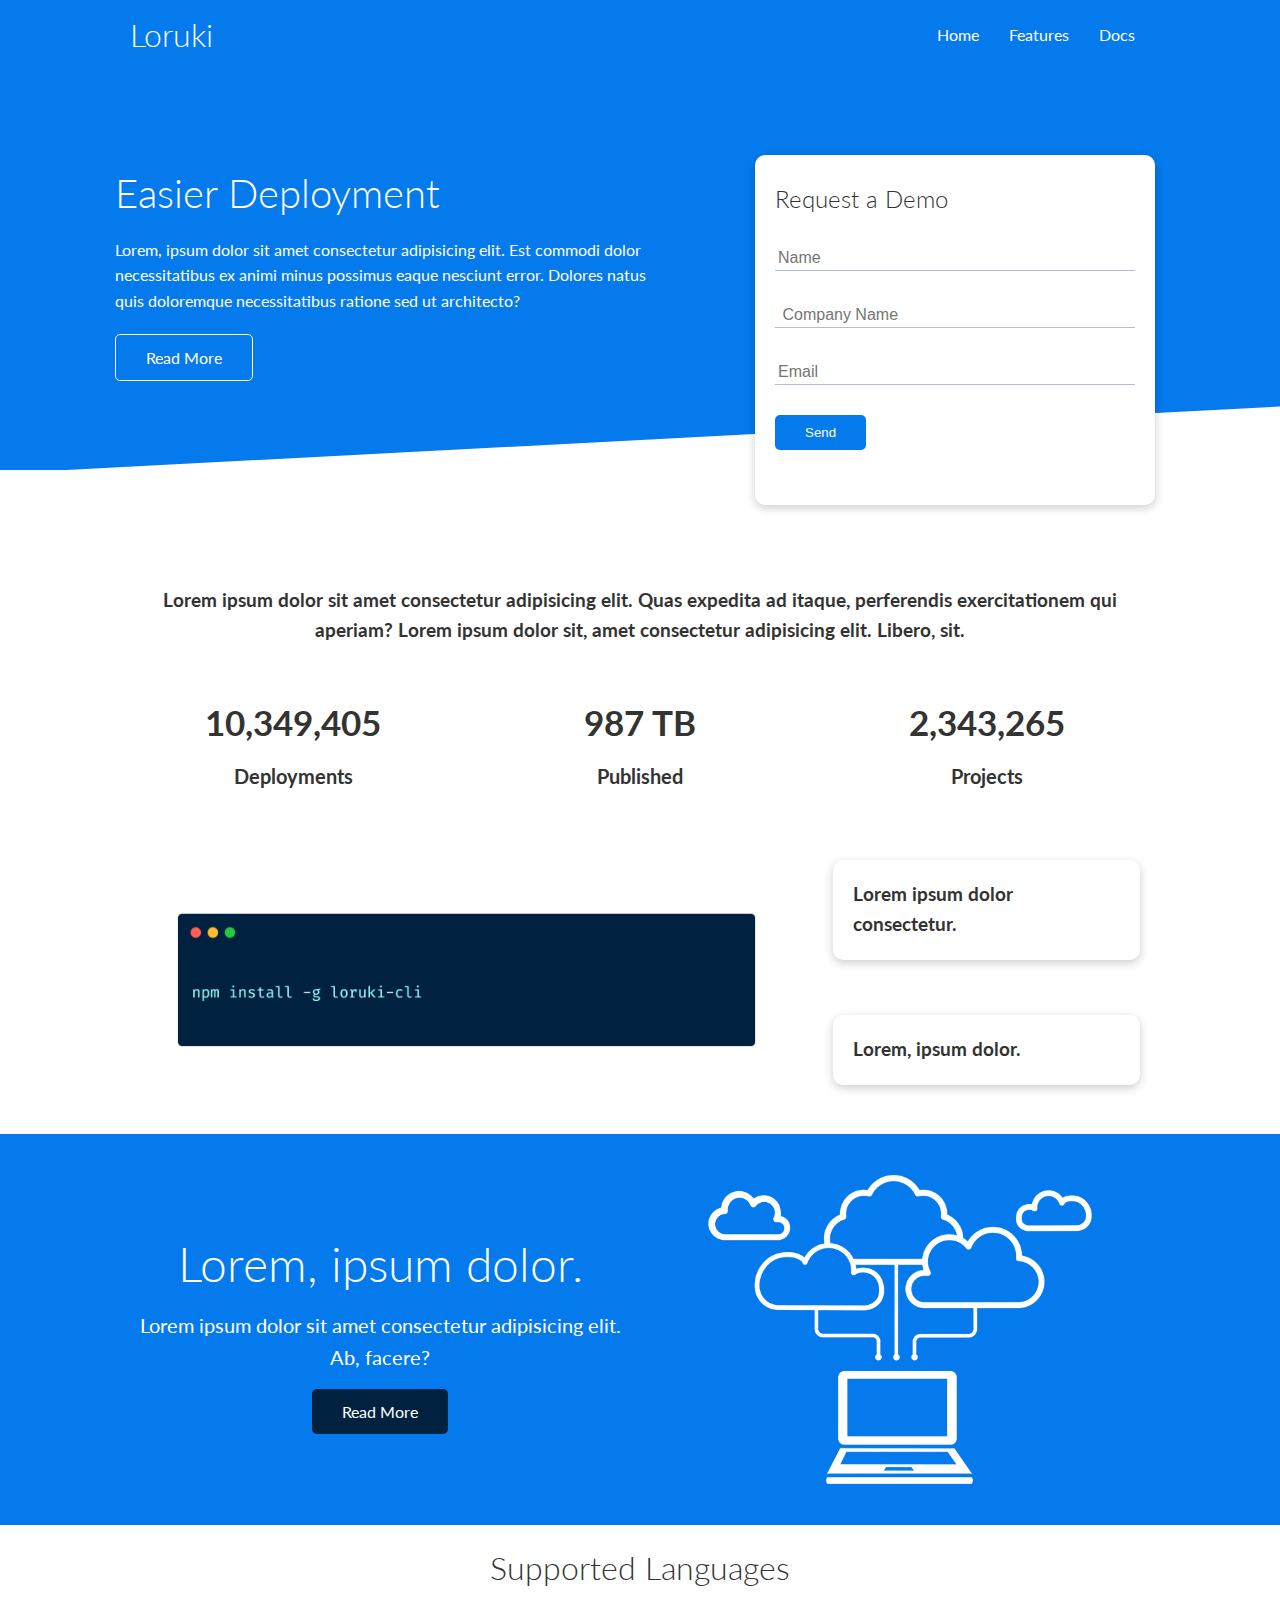
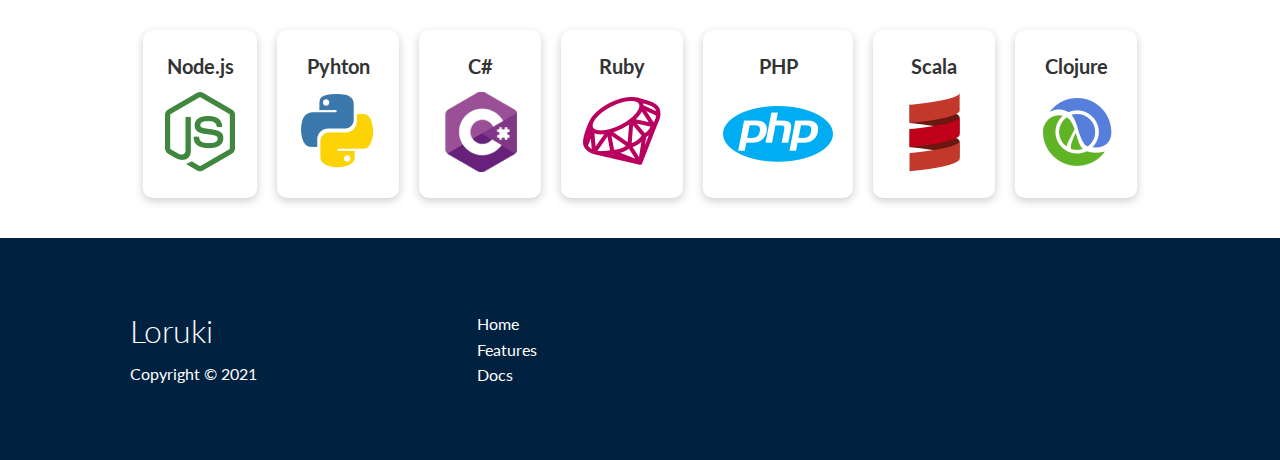
<file: index.html>
<!DOCTYPE html>
<html lang="en">
<head>
   <meta charset="UTF-8">
   <meta http-equiv="X-UA-Compatible" content="IE=edge">
   <meta name="viewport" content="width=device-width, initial-scale=1.0">
   <link rel="stylesheet" href="https://cdnjs.cloudflare.com/ajax/libs/font-awesome/5.15.3/css/all.min.css" integrity="sha512-iBBXm8fW90+nuLcSKlbmrPcLa0OT92xO1BIsZ+ywDWZCvqsWgccV3gFoRBv0z+8dLJgyAHIhR35VZc2oM/gI1w==" crossorigin="anonymous" />
   <link rel="stylesheet" href="./css/style.css">
   <link rel="stylesheet" href="./css/utilities.css">
   <title>Loruki | Hosting for everyone</title>
</head>
<body>
   <!-- Navbar -->
   <div class="navbar">
      <div class="container flex">
         <h1 class="logo">Loruki</h1>
         <nav>
            <ul>
               <li><a href="index.html">Home</a></li>
               <li><a href="features.html">Features</a></li>
               <li><a href="docs.html">Docs</a></li>
            </ul>
         </nav>
      </div>
   </div>

   <!-- showcase -->
   <section class="showcase">
      <div class="container grid">
         <div class="showcase-text">
            <h1>Easier Deployment</h1>
            <p>Lorem, ipsum dolor sit amet consectetur adipisicing elit. Est commodi dolor necessitatibus ex animi minus possimus eaque nesciunt error. Dolores natus quis doloremque necessitatibus ratione sed ut architecto?</p>
            <a href="features.html" class="btn btn-outline">Read More</a>
         </div>
         <div class="showcase-form card">
            <h2>Request a Demo</h2>
            <form action="">
               <div class="form-control">
                  <input type="text" name="name" placeholder="Name" required>
               </div>
               <div class="form-control">
                  <input type="text" name="company" placeholder=" Company Name" required>
               </div>
               <div class="form-control">
                  <input type="email" name="email" placeholder="Email" required>
               </div>
               <input type="submit" value="Send" class="btn btn-primary">
            </form>
         </div>
      </div>
   </section>

   <!-- stats -->
   <section class="stats">
      <div class="container">
         <h3 class="stats-heading text-center my-1">
            Lorem ipsum dolor sit amet consectetur adipisicing elit. Quas expedita ad itaque, perferendis exercitationem qui aperiam? Lorem ipsum dolor sit, amet consectetur adipisicing elit. Libero, sit.
         </h3>

         <div class="grid grid-3 text-center my-4">
            <div>
               <i class="fas fa-server fa-3x"></i>
               <h3>10,349,405</h3>
               <p class="text-secondary">Deployments</p>
            </div>
            <div>
               <i class="fas fa-upload fa-3x"></i>
               <h3>987 TB</h3>
               <p class="text-secondary">Published</p>
            </div>
            <div>
               <i class="fas fa-project-diagram fa-3x"></i>
               <h3>2,343,265</h3>
               <p class="text-secondary">Projects</p>
            </div>
         </div>
      </div>
   </section>

   <!-- Cli -->
   <section class="cli">
      <div class="container grid"> 
         <img src="./images/cli.png" alt="">
         <div class="card">
            <h3>Lorem ipsum dolor consectetur.</h3>
         </div>
         <div class="card">
            <h3>Lorem, ipsum dolor.</h3>
         </div>
      </div>
   </section>

   <!-- Cloud -->
   <section class="cloud bg-primary my-2 py-2">
      <div class="container grid">
         <div class="text-center">
            <h2 class="lg">
               Lorem, ipsum dolor.
            </h2>
            <p class="lead my-1">Lorem ipsum dolor sit amet consectetur adipisicing elit. Ab, facere?</p>
            <a href="features.html" class="btn btn-dark">Read More</a>
         </div>
         <img src="./images/cloud.png" alt="">
      </div>
   </section>

   <!-- languages  -->
   <section class="languages">
      <h2 class="md text-center my-2">
         Supported Languages
      </h2>
      <div class="container flex">
         <div class="card">
            <h4>Node.js</h4>
            <img src="./images/logo/node.png" alt="">
         </div>
         <div class="card">
            <h4>Pyhton</h4>
            <img src="./images/logo/python.png" alt="">
         </div>
         <div class="card">
            <h4>C#</h4>
            <img src="./images/logo/csharp.png" alt="">
         </div>
         <div class="card">
            <h4>Ruby</h4>
            <img src="./images/logo/ruby.png" alt="">
         </div>
         <div class="card">
            <h4>PHP</h4>
            <img src="./images/logo/php.png" alt="">
         </div>
         <div class="card">
            <h4>Scala</h4>
            <img src="./images/logo/scala.png" alt="">
         </div>
         <div class="card">
            <h4>Clojure</h4>
            <img src="./images/logo/clojure.png" alt="">
         </div>
      </div>
   </section>

   <!-- footer -->
   <footer class="footer bg-dark py-5">
      <div class="container grid grid-3">
         <div>
            <h1>Loruki</h1>
            <p>Copyright &copy; 2021</p>
         </div>
         <nav>
            <ul>
               <li><a href="index.html">Home</a></li>
               <li><a href="features.html">Features</a></li>
               <li><a href="docs.html">Docs</a></li>
            </ul>
         </nav>
         <div class="social">
            <a href="#"><i class="fab fa-github fa-2x"></i></a>
            <a href="#"><i class="fab fa-facebook fa-2x"></i></a>
            <a href="#"><i class="fab fa-instagram fa-2x"></i></a>
            <a href="#"><i class="fab fa-twitter fa-2x"></i></a>
         </div>
      </div>
   </footer>
</body>
</html>
</file>
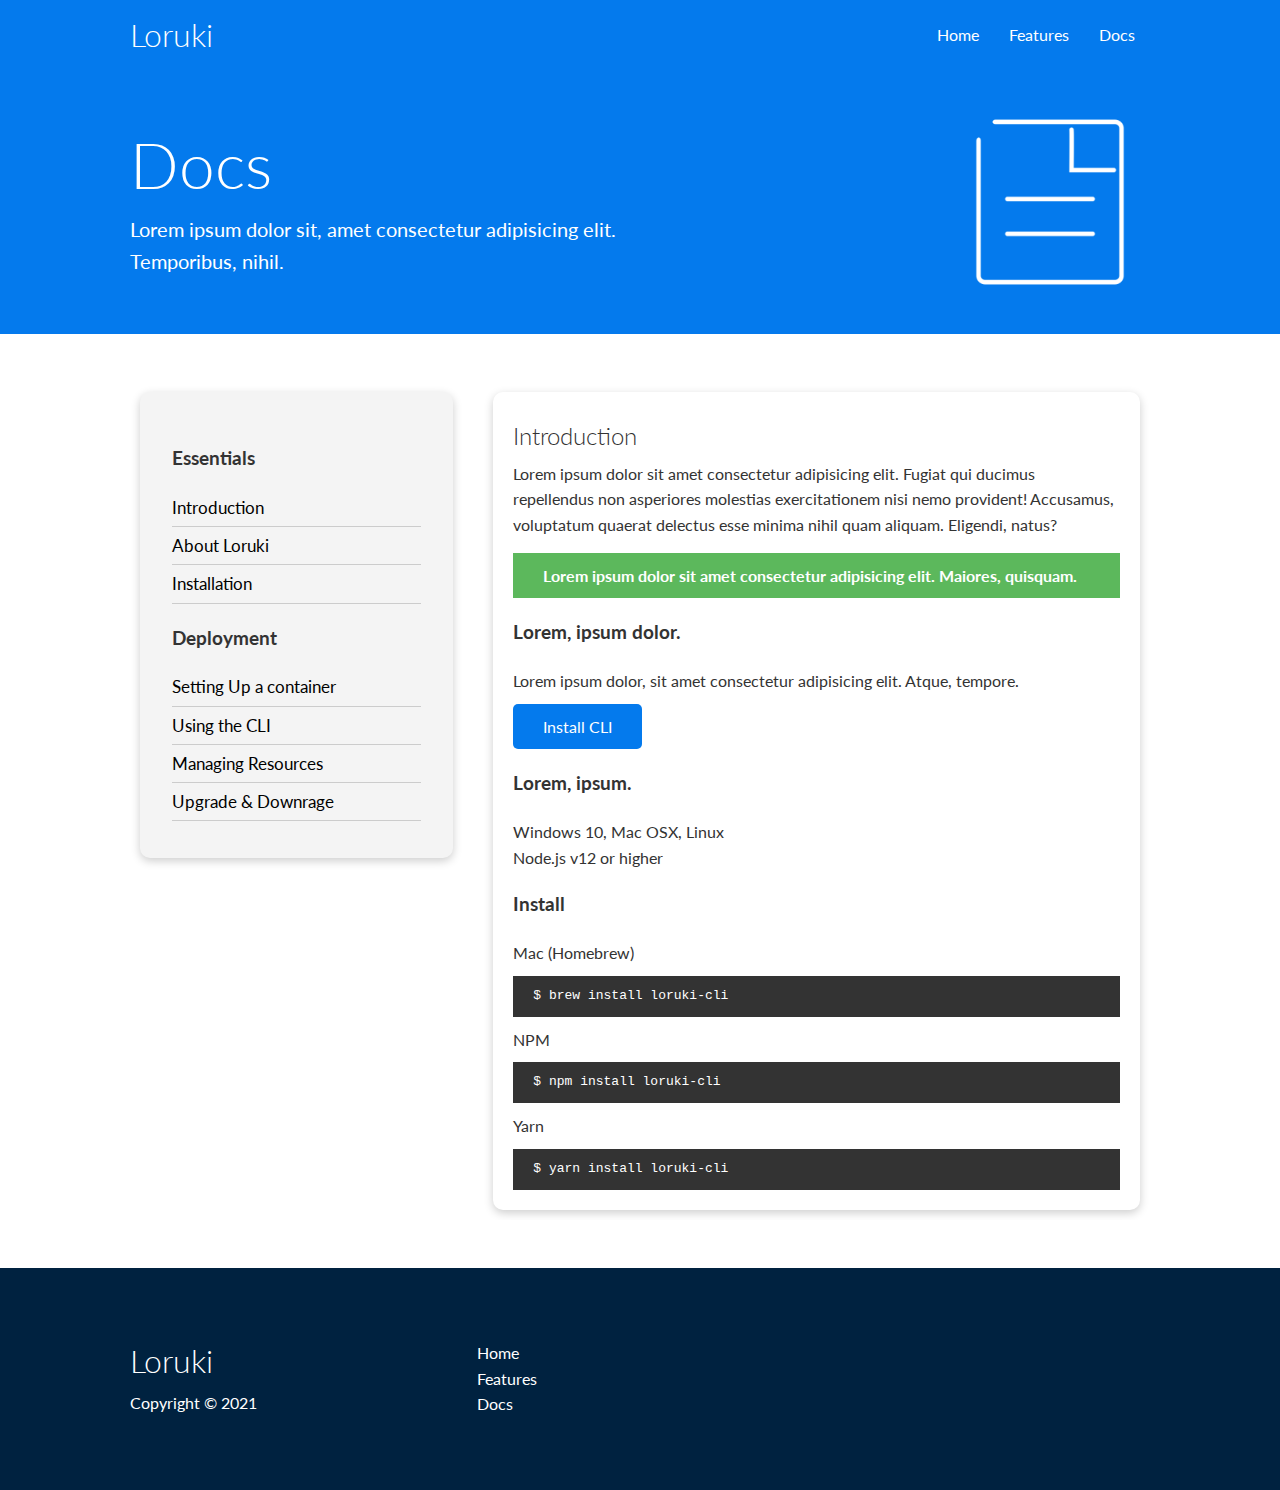
<file: docs.html>
<!DOCTYPE html>
<html lang="en">
<head>
   <meta charset="UTF-8">
   <meta http-equiv="X-UA-Compatible" content="IE=edge">
   <meta name="viewport" content="width=device-width, initial-scale=1.0">
   <link rel="stylesheet" href="https://cdnjs.cloudflare.com/ajax/libs/font-awesome/5.15.3/css/all.min.css" integrity="sha512-iBBXm8fW90+nuLcSKlbmrPcLa0OT92xO1BIsZ+ywDWZCvqsWgccV3gFoRBv0z+8dLJgyAHIhR35VZc2oM/gI1w==" crossorigin="anonymous" />
   <link rel="stylesheet" href="./css/style.css">
   <link rel="stylesheet" href="./css/utilities.css">
   <title>Loruki | Hosting for everyone</title>
</head>
<body>
   <!-- Navbar -->
   <div class="navbar">
      <div class="container flex">
         <h1 class="logo">Loruki</h1>
         <nav>
            <ul>
               <li><a href="index.html">Home</a></li>
               <li><a href="features.html">Features</a></li>
               <li><a href="docs.html">Docs</a></li>
            </ul>
         </nav>
      </div>
   </div>

<!-- head -->
<section class="docs-head bg-primary py-3">
   <div class="container grid">
      <div>
         <h1 class="xl">Docs</h1>
         <p class="lead">Lorem ipsum dolor sit, amet consectetur adipisicing elit. Temporibus, nihil.</p>
      </div>
      <img src="./images/docs.png" alt="">
   </div>
</section>

<section class="docs-main my-4">
   <div class="container grid">
      <div class="card bg-light p-3">
         <h3 class="my-2">Essentials</h3>
         <nav>
            <ul>
               <li><a href="#">Introduction</a></li>
               <li><a href="#">About Loruki</a></li>
               <li><a href="#">Installation</a></li>
            </ul>
         </nav>

         <h3 class="my-2">Deployment</h3>
         <nav>
            <ul>
               <li><a href="#">Setting Up a container</a></li>
               <li><a href="#">Using the CLI</a></li>
               <li><a href="#">Managing Resources</a></li>
               <li><a href="#">Upgrade & Downrage </a></li>
            </ul>
         </nav>
      </div>
      <div class="card">
         <h2>Introduction</h2>
         <p>Lorem ipsum dolor sit amet consectetur adipisicing elit. Fugiat qui ducimus repellendus non asperiores molestias exercitationem nisi nemo provident! Accusamus, voluptatum quaerat delectus esse minima nihil quam aliquam. Eligendi, natus?</p>
         <div class="alert alert-success">
            <i class="fas fa-info"></i> 
             Lorem ipsum dolor sit amet consectetur adipisicing elit. Maiores, quisquam.
         </div>
         <h3>Lorem, ipsum dolor.</h3>
         <p>
            Lorem ipsum dolor, sit amet consectetur adipisicing elit. Atque, tempore.
         </p>
         <a href="#" class="btn btn-primary">Install CLI</a>
         <h3>Lorem, ipsum.</h3>
         <ul>
            <li> Windows 10, Mac OSX, Linux</li>
            <li>Node.js v12 or higher</li>
         </ul>
         <h3>Install</h3>
         <p>Mac (Homebrew)</p>
         <pre><code>$ brew install loruki-cli</code></pre>
         <p>NPM</p>
         <pre><code>$ npm install loruki-cli</code></pre>
         <p>Yarn</p>
         <pre><code>$ yarn install loruki-cli</code></pre>
      </div>
   </div>
</section>

 


   <!-- footer -->
   <footer class="footer bg-dark py-5">
      <div class="container grid grid-3">
         <div>
            <h1>Loruki</h1>
            <p>Copyright &copy; 2021</p>
         </div>
         <nav>
            <ul>
               <li><a href="index.html">Home</a></li>
               <li><a href="features.html">Features</a></li>
               <li><a href="docs.html">Docs</a></li>
            </ul>
         </nav>
         <div class="social">
            <a href="#"><i class="fab fa-github fa-2x"></i></a>
            <a href="#"><i class="fab fa-facebook fa-2x"></i></a>
            <a href="#"><i class="fab fa-instagram fa-2x"></i></a>
            <a href="#"><i class="fab fa-twitter fa-2x"></i></a>
         </div>
      </div>
   </footer>
</body>
</html>
</file>
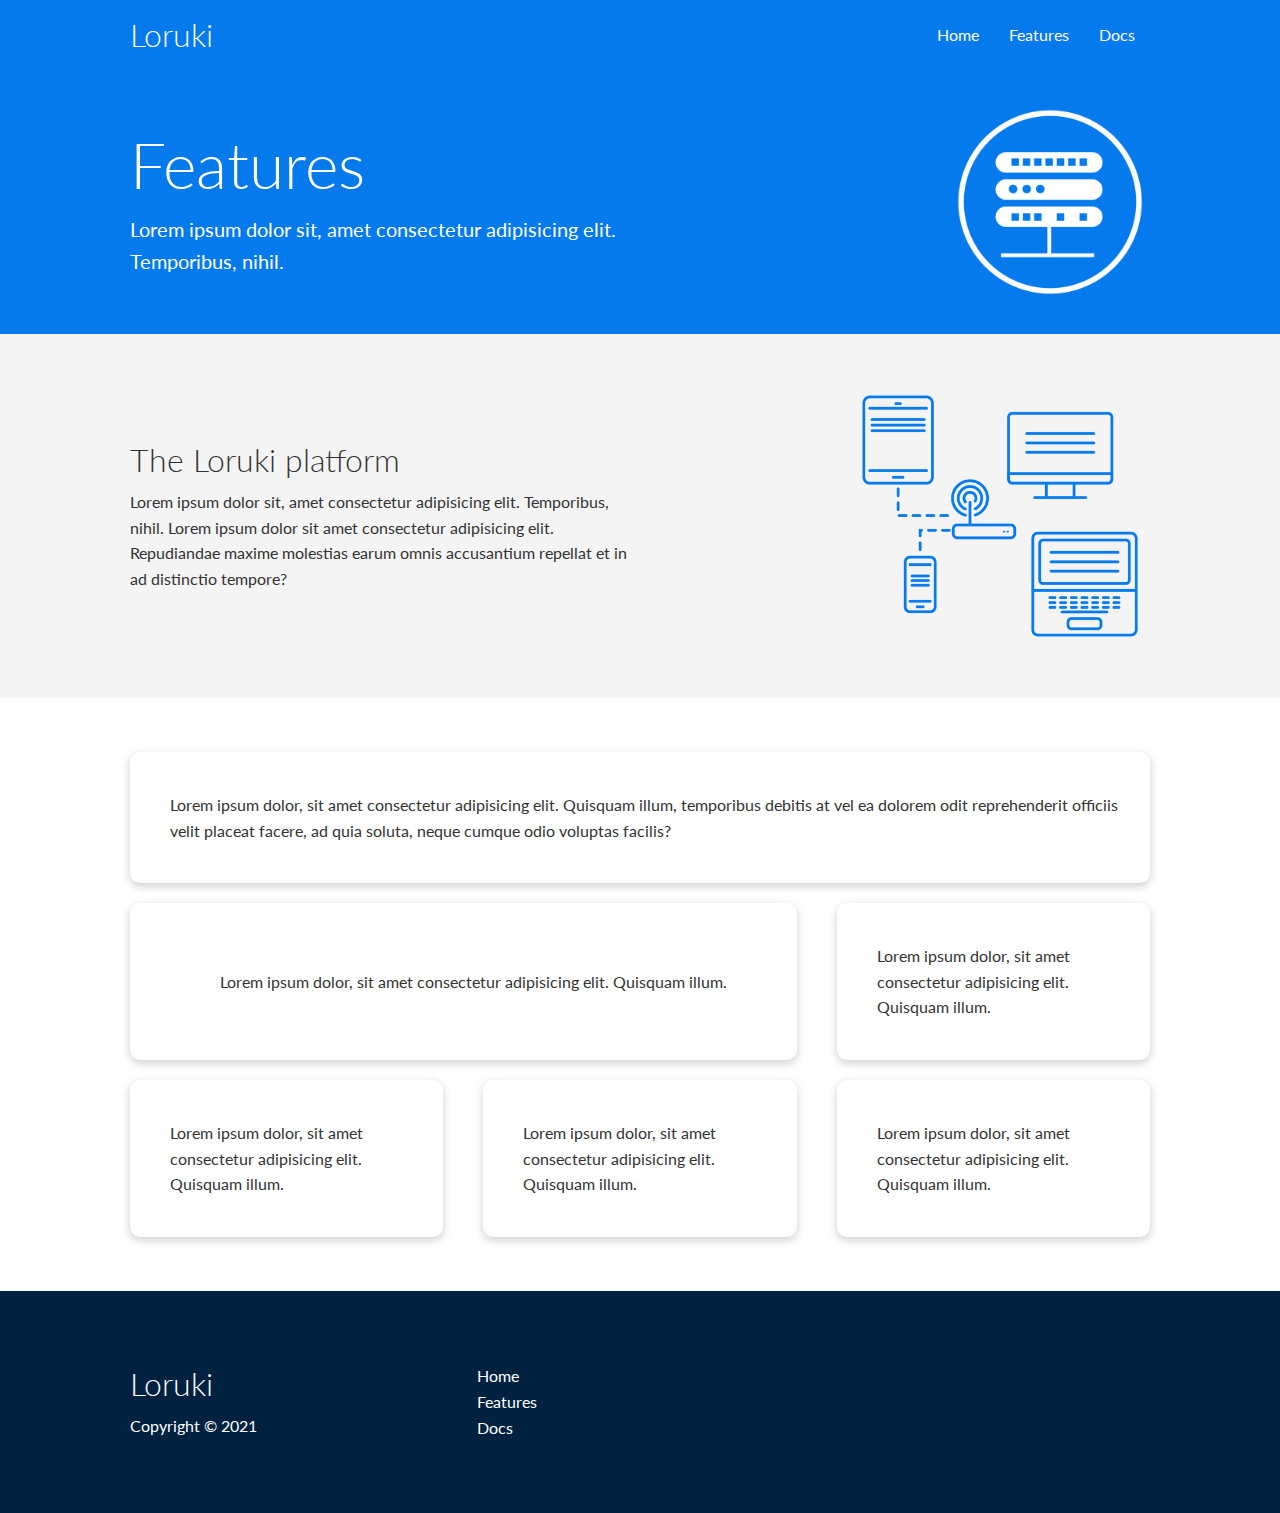
<file: features.html>
<!DOCTYPE html>
<html lang="en">
<head>
   <meta charset="UTF-8">
   <meta http-equiv="X-UA-Compatible" content="IE=edge">
   <meta name="viewport" content="width=device-width, initial-scale=1.0">
   <link rel="stylesheet" href="https://cdnjs.cloudflare.com/ajax/libs/font-awesome/5.15.3/css/all.min.css" integrity="sha512-iBBXm8fW90+nuLcSKlbmrPcLa0OT92xO1BIsZ+ywDWZCvqsWgccV3gFoRBv0z+8dLJgyAHIhR35VZc2oM/gI1w==" crossorigin="anonymous" />
   <link rel="stylesheet" href="./css/style.css">
   <link rel="stylesheet" href="./css/utilities.css">
   <title>Loruki | Hosting for everyone</title>
</head>
<body>
   <!-- Navbar -->
   <div class="navbar">
      <div class="container flex">
         <h1 class="logo">Loruki</h1>
         <nav>
            <ul>
               <li><a href="index.html">Home</a></li>
               <li><a href="features.html">Features</a></li>
               <li><a href="docs.html">Docs</a></li>
            </ul>
         </nav>
      </div>
   </div>

<!-- head -->
<section class="features-head bg-primary py-3">
   <div class="container grid">
      <div>
         <h1 class="xl">Features</h1>
         <p class="lead">Lorem ipsum dolor sit, amet consectetur adipisicing elit. Temporibus, nihil.</p>
      </div>
      <img src="./images/server.png" alt="">
   </div>
</section>

<!-- sub-head -->
<section class="features-sub-head bg-light py-3">
   <div class="container grid">
      <div>
         <h1 class="md">The Loruki platform</h1>
         <p>Lorem ipsum dolor sit, amet consectetur adipisicing elit. Temporibus, nihil. Lorem ipsum dolor sit amet consectetur adipisicing elit. Repudiandae maxime molestias earum omnis accusantium repellat et in ad distinctio tempore?</p>
      </div>
      <img src="./images/server2.png" alt="">
   </div>
</section>

<!-- main-features -->
<section class="features-main my-2">
   <div class="container grid grid-3">
      <div class="card flex">
         <i class="fas fa-server fa-3x"></i>
         <p>
            Lorem ipsum dolor, sit amet consectetur adipisicing elit. Quisquam illum, temporibus debitis at vel ea dolorem odit reprehenderit officiis velit placeat facere, ad quia soluta, neque cumque odio voluptas facilis?
         </p>
      </div>
      <div class="card flex">
         <i class="fas fa-laptop-code fa-3x"></i>
         <p>
            Lorem ipsum dolor, sit amet consectetur adipisicing elit. Quisquam illum.
         </p>
      </div>
      <div class="card flex">
         <i class="fas fa-database fa-3x"></i>
         <p>
            Lorem ipsum dolor, sit amet consectetur adipisicing elit. Quisquam illum.
         </p>
      </div>
      <div class="card flex">
         <i class="fas fa-power-off fa-3x"></i>
         <p>
            Lorem ipsum dolor, sit amet consectetur adipisicing elit. Quisquam illum.
         </p>
      </div>
      <div class="card flex">
         <i class="fas fa-upload fa-3x"></i>
         <p>
            Lorem ipsum dolor, sit amet consectetur adipisicing elit. Quisquam illum.
         </p>
      </div>
      <div class="card flex">
         <i class="fas fa-project-diagram fa-3x"></i>
         <p>
            Lorem ipsum dolor, sit amet consectetur adipisicing elit. Quisquam illum.
         </p>
      </div>
   </div>
</section>
   <!-- footer -->
   <footer class="footer bg-dark py-5">
      <div class="container grid grid-3">
         <div>
            <h1>Loruki</h1>
            <p>Copyright &copy; 2021</p>
         </div>
         <nav>
            <ul>
               <li><a href="index.html">Home</a></li>
               <li><a href="features.html">Features</a></li>
               <li><a href="docs.html">Docs</a></li>
            </ul>
         </nav>
         <div class="social">
            <a href="#"><i class="fab fa-github fa-2x"></i></a>
            <a href="#"><i class="fab fa-facebook fa-2x"></i></a>
            <a href="#"><i class="fab fa-instagram fa-2x"></i></a>
            <a href="#"><i class="fab fa-twitter fa-2x"></i></a>
         </div>
      </div>
   </footer>
</body>
</html>
</file>
<file: css/style.css>
@import url('https://fonts.googleapis.com/css2?family=Lato:wght@300&display=swap');

:root{
   --primary-color: #047aed;
   --secondary-color: #1c3fa8;
   --dark-color: #002240;
   --light-color: #f4f4f4;
   --success-color: #5cb85c;
   --error-color: #d9534f;
}
*{
   box-sizing: border-box;
   margin: 0;
   padding: 0;
}
body{
   font-family: 'Lato', sans-serif;
   color: #333;
   line-height: 1.6;
   overflow-x: hidden;
}
ul{
   list-style-type: none;     
}
a {
   text-decoration: none;
   color: #333;
}
h1,
h2{
   font-weight: 300;
   line-height: 1.2;
   margin: 10px 0;
}
p{
   margin: 10px 0;
}
img{
   width: 100%;
}

code,pre{
   background: #333;
   color: #fff;
   padding: 10px;
}

/* Navbar */

.navbar{
   background-color: var(--primary-color);
   color: #fff;
   height: 70px;
}
.navbar ul{
   display: flex;
}
.navbar a{
   color: #FFF;
   padding: 10px;
   margin: 0 5px;
}
.navbar a:hover{
   border-bottom: 2px #fff solid;
}
.navbar .flex{
   justify-content: space-between;
}

/* showcase */
.showcase{
   height: 400px;
   background-color: var(--primary-color);
   color: #fff;
   position: relative;
}
.showcase h1{
   font-size: 40px;
}
.showcase p{
   margin: 20px 0;
}
.showcase .grid{
   grid-template-columns: 55% 45%;
   gap: 30px;
   overflow: visible;
}
.showcase-text{
   animation: SlideInFromLeft 1s ease-in;
}
.showcase-form{
   position: relative;
   top: 60px;
   height: 350px;
   width: 400px;
   padding: 40px;
   z-index: 100;
   justify-self: flex-end;
   animation: SlideInFromRight 1s ease-in;
}

.showcase-form .form-control{
   margin: 30px 0;
}
.showcase-form input[type='text'],
.showcase-form input[type='email']{
   border: 0;
   border-bottom: 1px solid #b4becb;
   width: 100%;
   padding: 3px;
   font-size: 16px;
}

.showcase-form input:focus{
   outline: none;
}
.showcase::before{
   content: '';
   position: absolute;
   height: 100px;
   bottom: -70px;
   right: 0;
   left: 0;
   background-color: #fff;
   transform: skewY(-3deg); 
}

/* Stats */

.stats{
   padding-top: 100px;
   animation: SlideInFromBottom 1s ease-in;
}
.stats .grid h3{
   font-size: 35px;
}
.stats .grid p{
   font-size: 20px;
   font-weight: bold;
}

/* Cli */

.cli .grid{
   grid-template-columns: repeat(3, 1fr);
   grid-template-rows: repeat(2, 1fr);
}
.cli .grid >*:first-child{
   grid-column: 1/ span 2;
   grid-row: 1/ span 2;
}

/* languages */
.languages .flex{
   flex-wrap: wrap;
}
.languages .card{
   text-align: center;
   margin: 18px 10px 40px;
   transition: transform .3s ease-in;
}
.languages .card h4{
   font-size: 20px;
   margin-bottom: 10px;
}
.languages .card:hover{
   transform: translateY(-15px);
}

/* Features */

.features-head img,
.docs-head img{
   width: 200px;
   justify-self: flex-end;
}
.features-sub-head img{
   width: 300px;
   justify-self: flex-end;
}
.features-main .card>i{
   margin-right: 20px;

}
.features-main .grid{
   padding: 30px;
}
.features-main .grid >*:first-child{
   grid-column: 1 / span 3;
}
.features-main .grid >*:nth-child(2){
   grid-column: 1 / span 2;
}

/* docs */

.docs-main ul li a{
   color: #000;
}
.docs-main a:hover{
   font-weight: bold;
}
.docs-main h3{
   margin: 20px 0;
}
.docs-main .grid{
   grid-template-columns: 1fr 2fr;
   align-items: flex-start;
   
   
}
.docs-main nav li{
   font-size: 17px;
   padding-bottom: 5px;
   margin-bottom: 5px;
   border-bottom: 1px #ccc solid;
}

/* footer */
.footer .social a{
   margin: 0 10px;
}

/* animation */

@keyframes SlideInFromRight {
   0%{
      transform: translateX(100%);
   }
   100%{
      transform: translateX(0%);
   }
}
@keyframes SlideInFromLeft {
   0%{
      transform: translateX(-100%);
   }
   100%{
      transform: translateX(0%);
   }
}
@keyframes SlideInFromTop {
   0%{
      transform: translateY(-100%);
   }
   100%{
      transform: translateX(0%);
   }
}
@keyframes SlideInFromBottom {
   0%{
      transform: translateY(100%);
   }
   100%{
      transform: translateX(0%);
   }
}


/* Tablets and under */
@media(max-width:768px) {
   .grid,
   .showcase .grid,
   .stats .grid,
   .cli .grid,
   .cloud .grid,
   .features-head .grid,
   .features-sub-head .grid,
   .docs-head .grid{
      grid-template-columns: 1fr;
      grid-template-rows: 1fr;
   }
   .showcase{
      height: auto;
   }
   .showcase-text{
      text-align: center;
      margin-top: 40px;
      animation: SlideInFromTop 1s ease-in;
   }
   .showcase-form{
      justify-self: center;
      margin: auto;
      animation: SlideInFromBottom 1s ease-in;
   }
   .cli .grid>*:first-child,
   .features-main .grid{
      grid-column: 1;
      grid-row: 1;
   }
   .social a i{
      margin-bottom: 15px;
   }
   .features-head,
   .features-sub-head,
   .docs-head{
      text-align: center;
   }
   .features-head img,
   .features-sub-head img,
   .docs-head img{
      justify-self: center;
   }
   .features-main .grid > *,
   .features-main .grid > :nth-child(2){
      grid-column: 1/span 4;  
   }
   .docs-main .card{
      grid-column: 1 /span 3;
   }

}



/* Mobile */
@media(max-width:600px) {
   .navbar{
      height: 110px;
   }
   .navbar .flex{
      flex-direction:column;
   }
   .navbar ul{
      padding: 10px;
      background-color: rgba(0,0,0,0.1);
   }
   .social a i{
      margin-bottom: 15px;
   }
   
}
</file>
<file: css/utilities.css>
.container{
   max-width: 1100px;
   margin: 0 auto;
   overflow: auto;
   padding: 0 40px;
}
.card{
   background-color: #fff;
   color: #333;
   border-radius: 10px;
   box-shadow: 0 3px 10px rgba(0,0,0,0.2);
   padding: 20px;
   margin: 10px;
}
.btn{
   display: inline-block;
   padding: 10px 30px;
   cursor: pointer;
   background: var(--primary-color);
   color: #fff;
   border: none;
   border-radius: 5px;
}
.btn-outline{
   background-color: transparent;
   border: 1px #fff solid;
}
.btn:hover{
    transform: scale(.98);
}

/* backgrounds & colored buttons */
.bg-primary, 
.btn-primary{
   background-color: var(--primary-color);
   color: #fff;
}
.bg-secondary, 
.btn-secondary{
   background-color: var(--secondary-color);
   color: #fff;
}
.bg-dark, 
.btn-dark{
   background-color: var(--dark-color);
   color: #fff;
}
.bg-light, 
.btn-light{
   background-color: var(--light-color);
   color: #333;
}
.bg-primary a, 
.btn-primary a,
.bg-secondary a, 
.btn-secondary a,
.bg-dark a, 
.btn-dark a,
.bg-light a, 
.btn-light a{
   color: #fff;
}

/* text sizes */
.lead{
   font-size: 20px;
}
.sm{
   font-size: 1rem;
}
.md{
   font-size: 2rem;
}
.lg{
   font-size: 3rem;
}
.xl{
   font-size: 4rem;
}

.text-center{
   text-align: center;
}

/* alert */
.alert{
   background-color: var(--light-color);
   padding: 10px 20px;
   font-weight: bold;
   margin: 15px 0;
}
.alert i{
   margin-right: 10px;
}
.alert-success{
 background-color: var(--success-color);
 color: #fff;
}
.alert-error{
   background-color: var(--error-color);
   color: #fff;
  }

.flex{
   display: flex;
   justify-content: center;
   align-items: center;
   height: 100%;
}
.grid{
   display: grid;
   grid-template-columns: repeat(2, 1fr);
   gap: 20px;
   justify-content: center;
   align-items: center;
   height: 100%;
}
.grid-3{
   grid-template-columns: repeat(3, 1fr);

}

/* margin */

.my-1{
   margin: 1rem 0;
}
.my-2{
   margin: 1.5rem 0;
}
.my-3{
   margin: 2rem 0;
}
.my-4{
   margin: 3rem 0;
}
.my-5{
   margin: 4rem 0;
}
.m-1{
   margin: 1rem;
}
.m-2{
   margin: 1.5rem;
}
.m-3{
   margin: 2rem;
}
.m-4{
   margin: 3rem;
}
.m-5{
   margin: 4rem;
}

/* padding */

.py-1{
   padding: 1rem 0;
}
.py-2{
   padding: 1.5rem 0;
}
.py-3{
   padding: 2rem 0;
}
.py-4{
   padding: 3rem 0;
}
.py-5{
   padding: 4rem 0;
}
.p-1{
   padding: 1rem;
}
.p-2{
   padding: 1.5rem;
}
.p-3{
   padding: 2rem;
}
.p-4{
   padding: 3rem;
}
.p-5{
   padding: 4rem;
}
</file>
